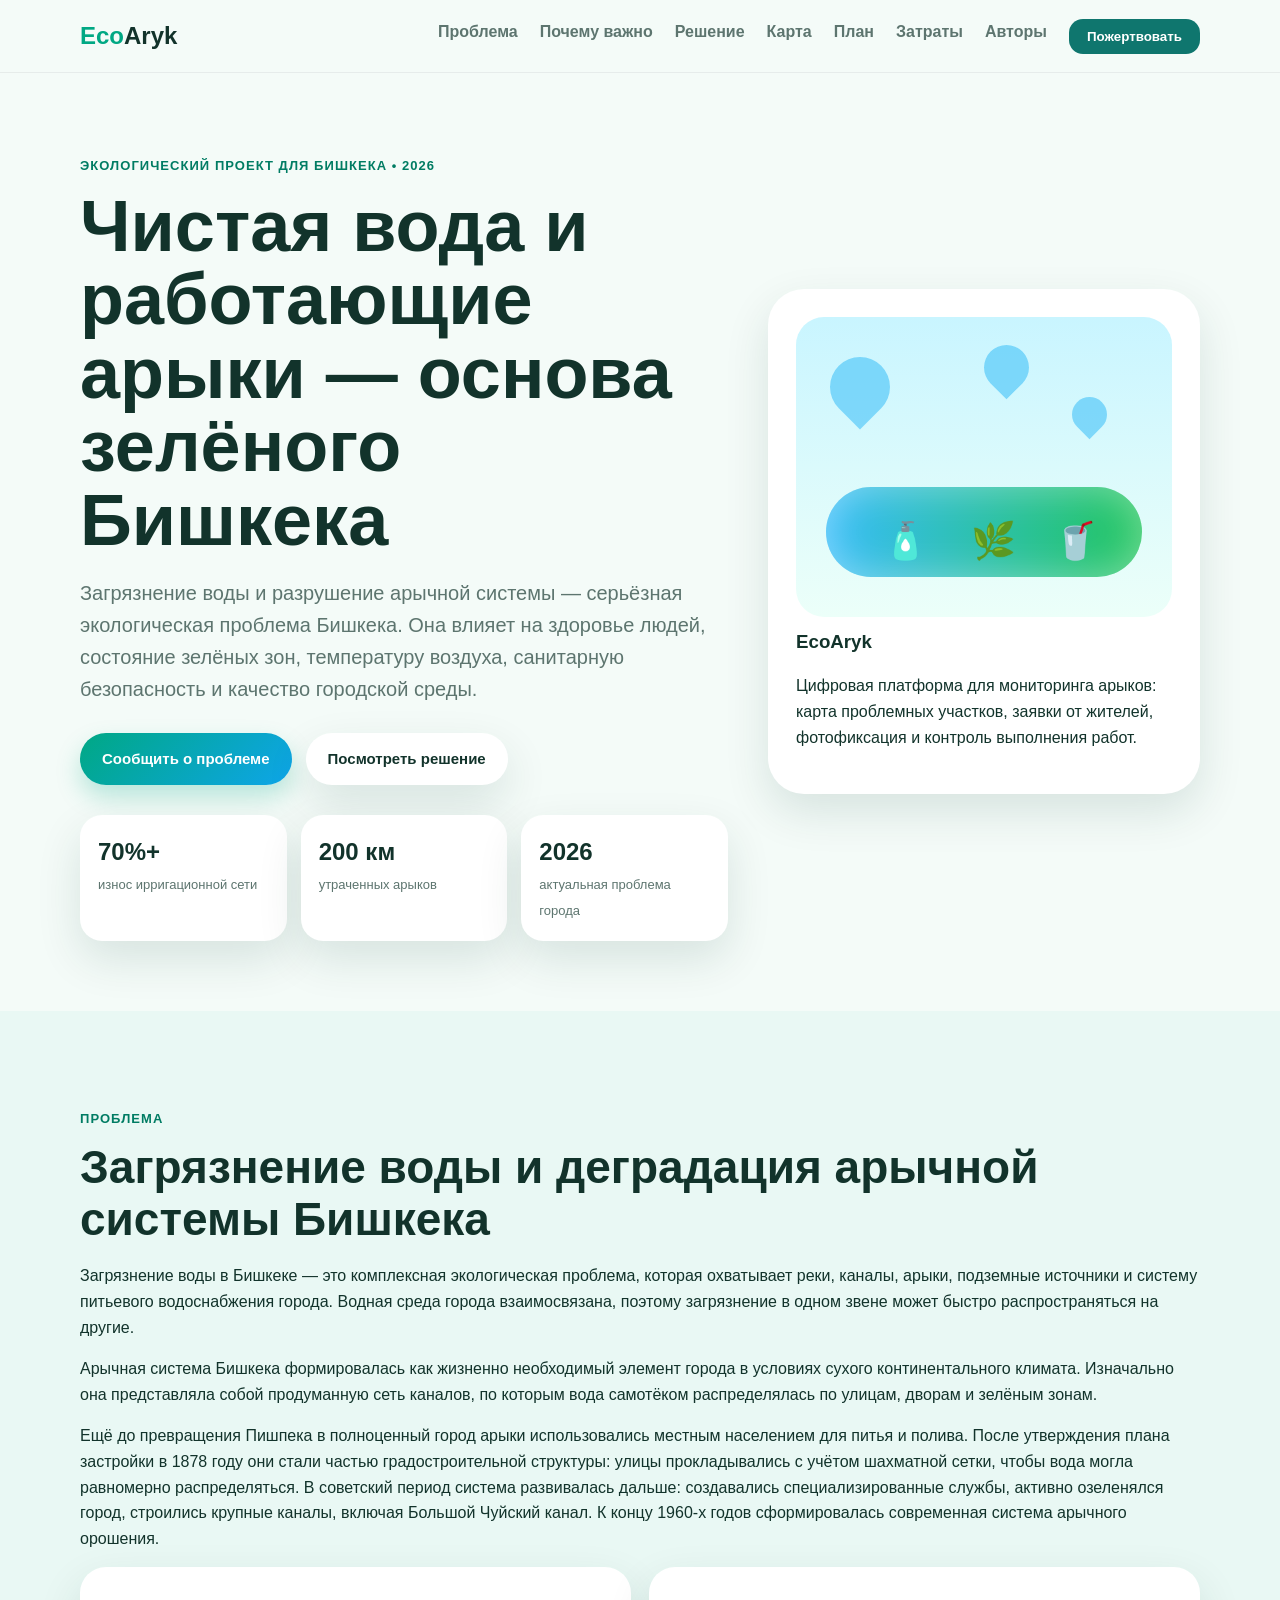
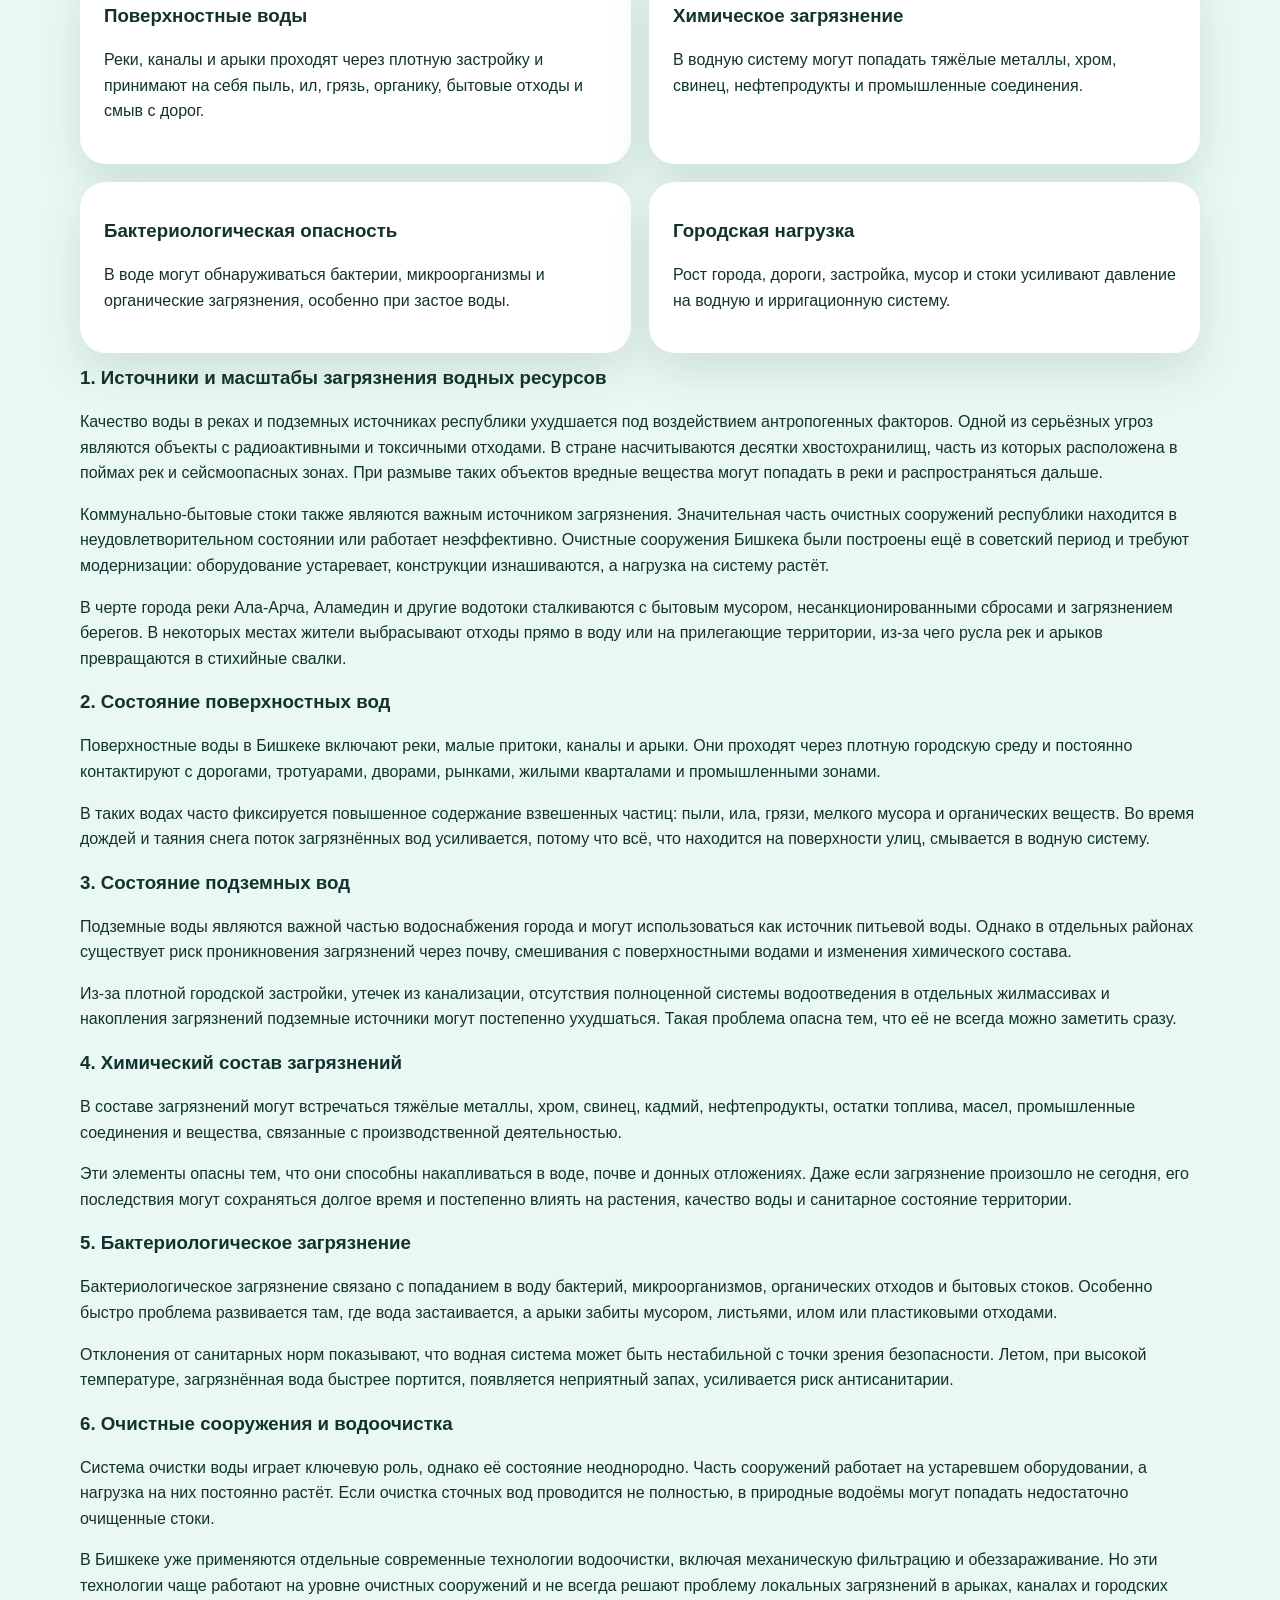
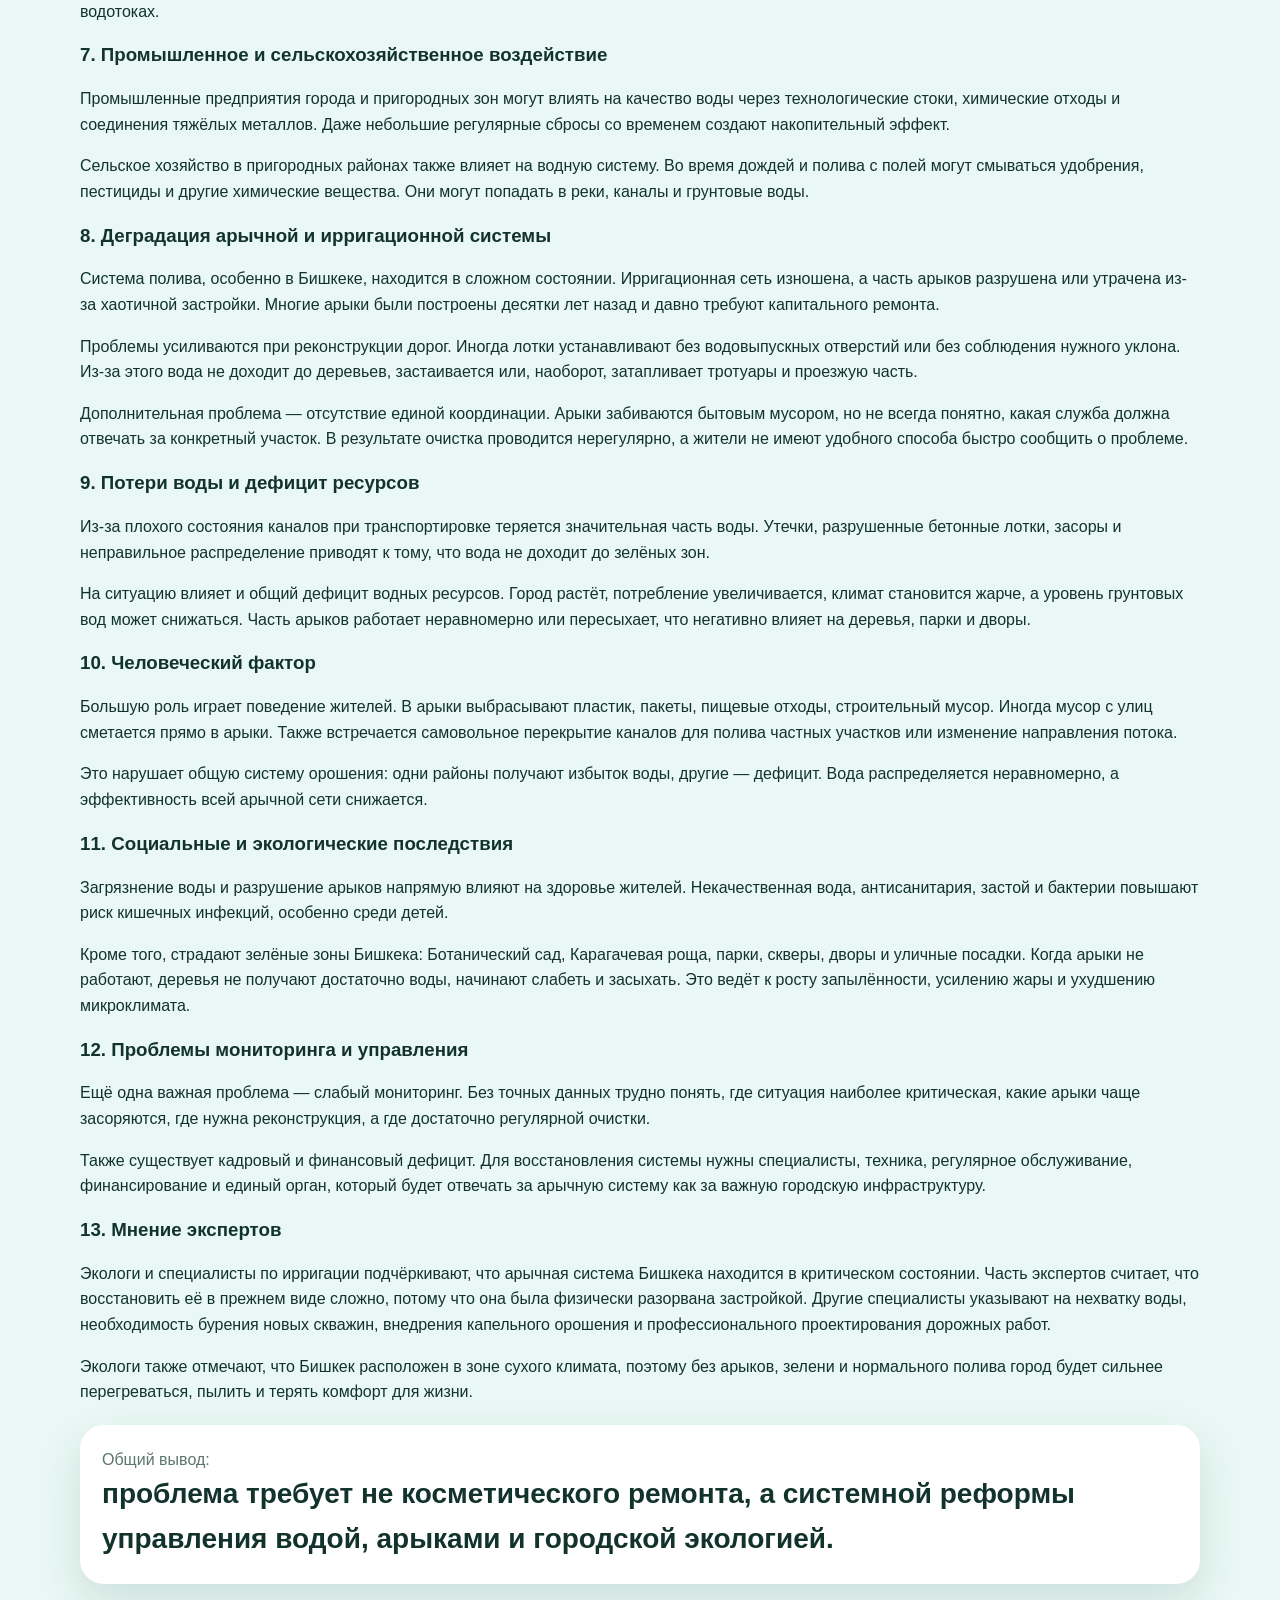
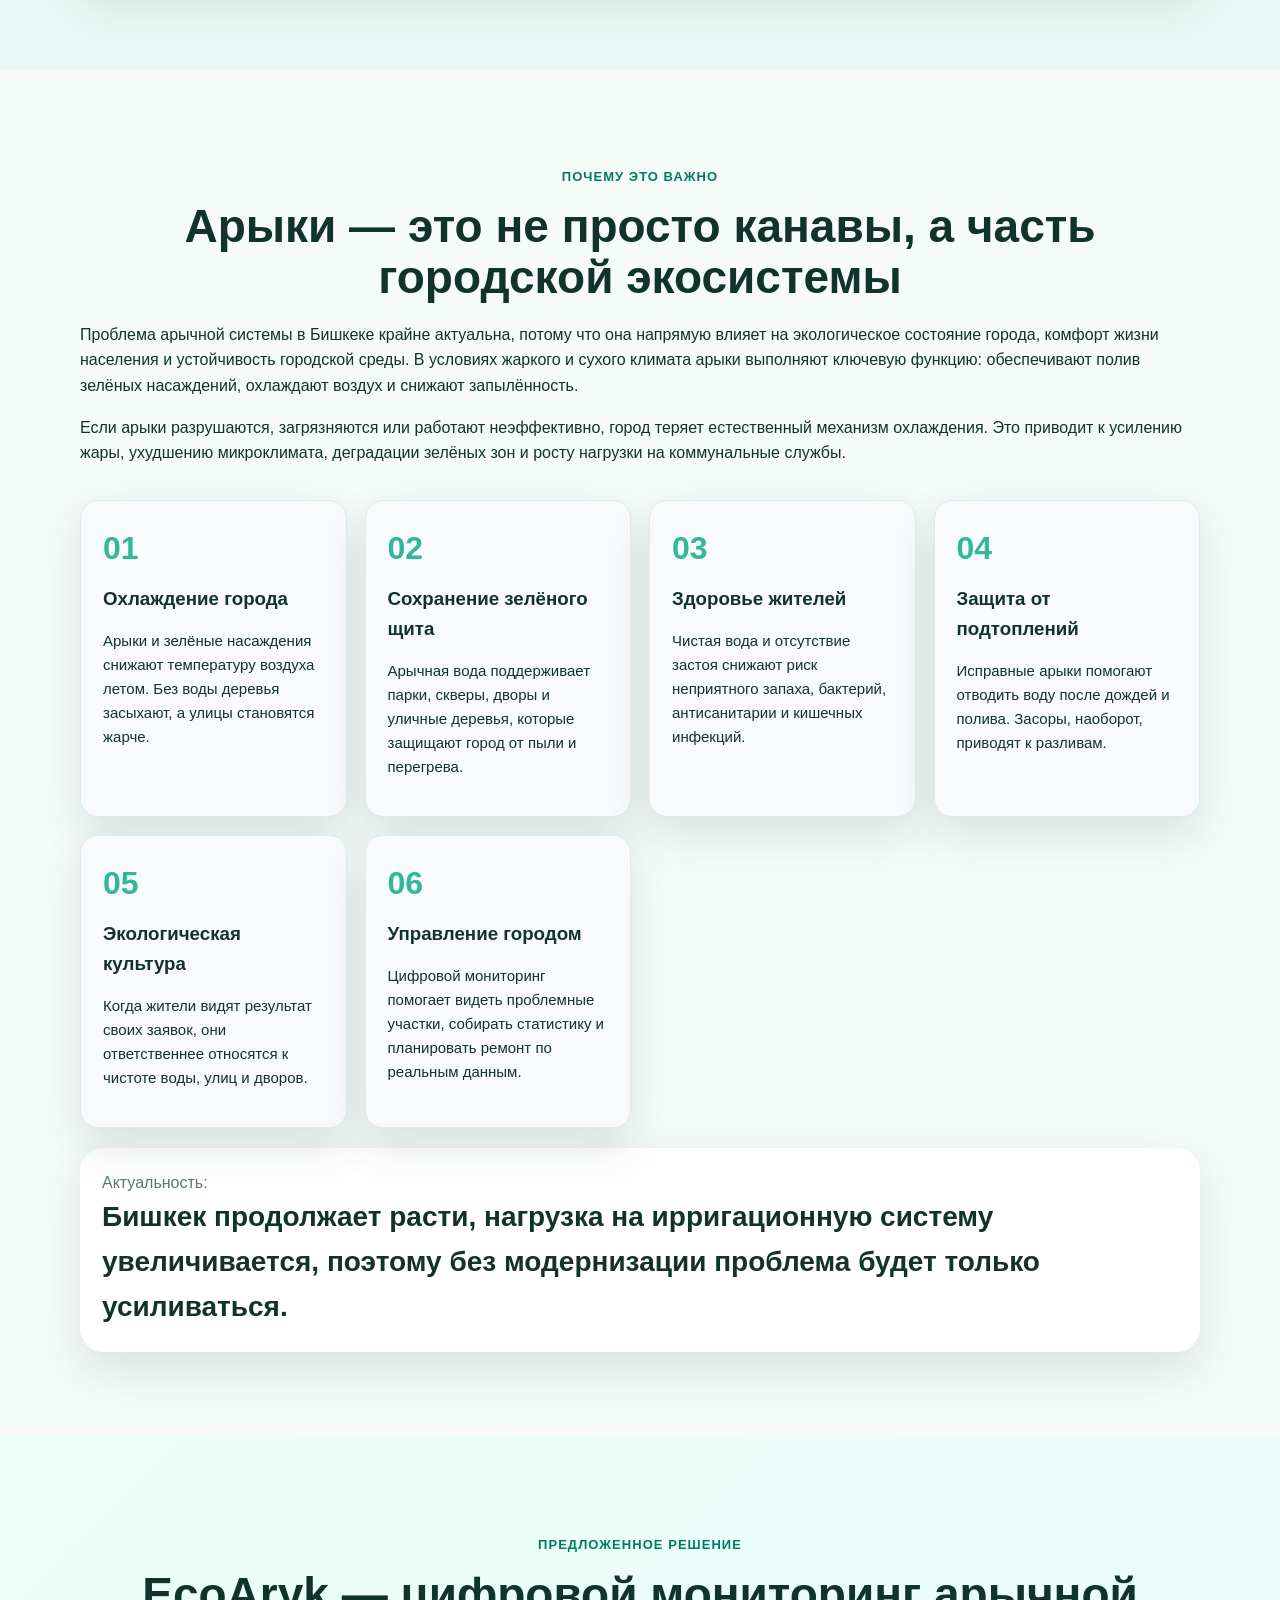
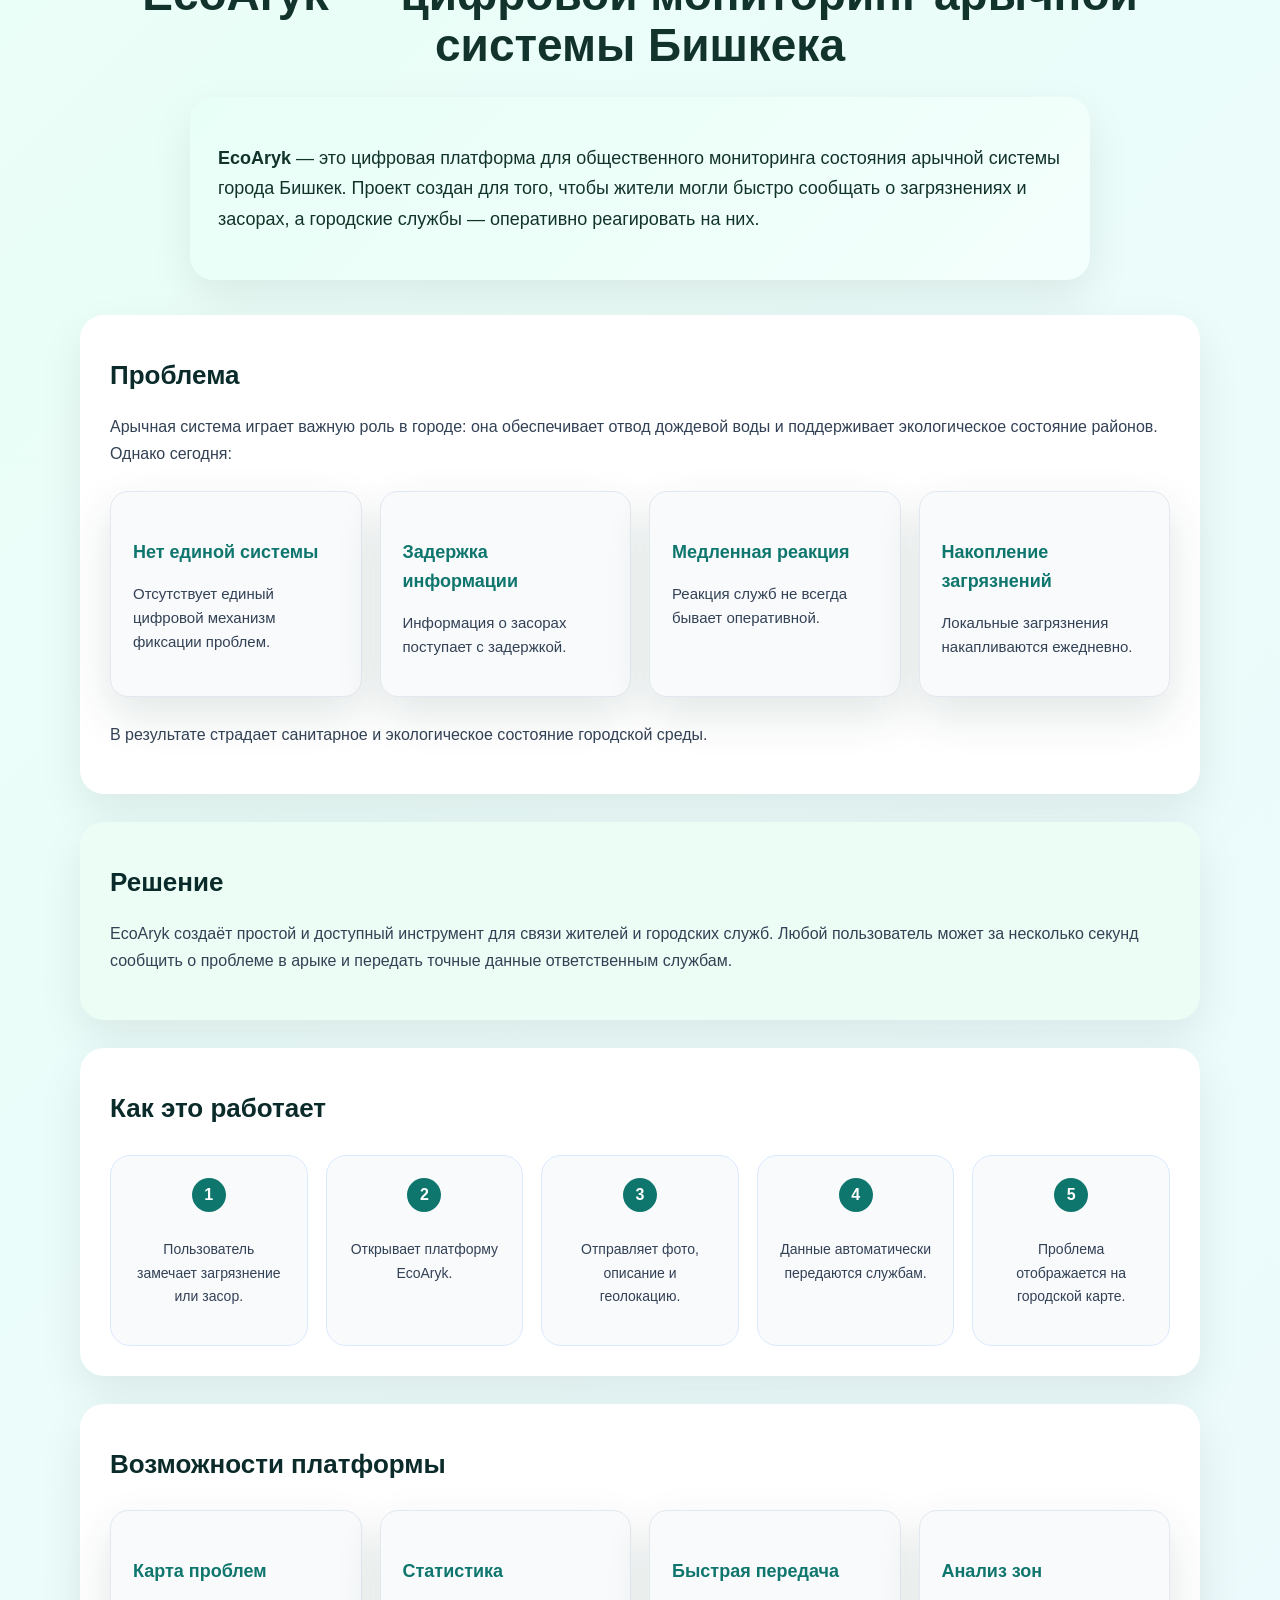
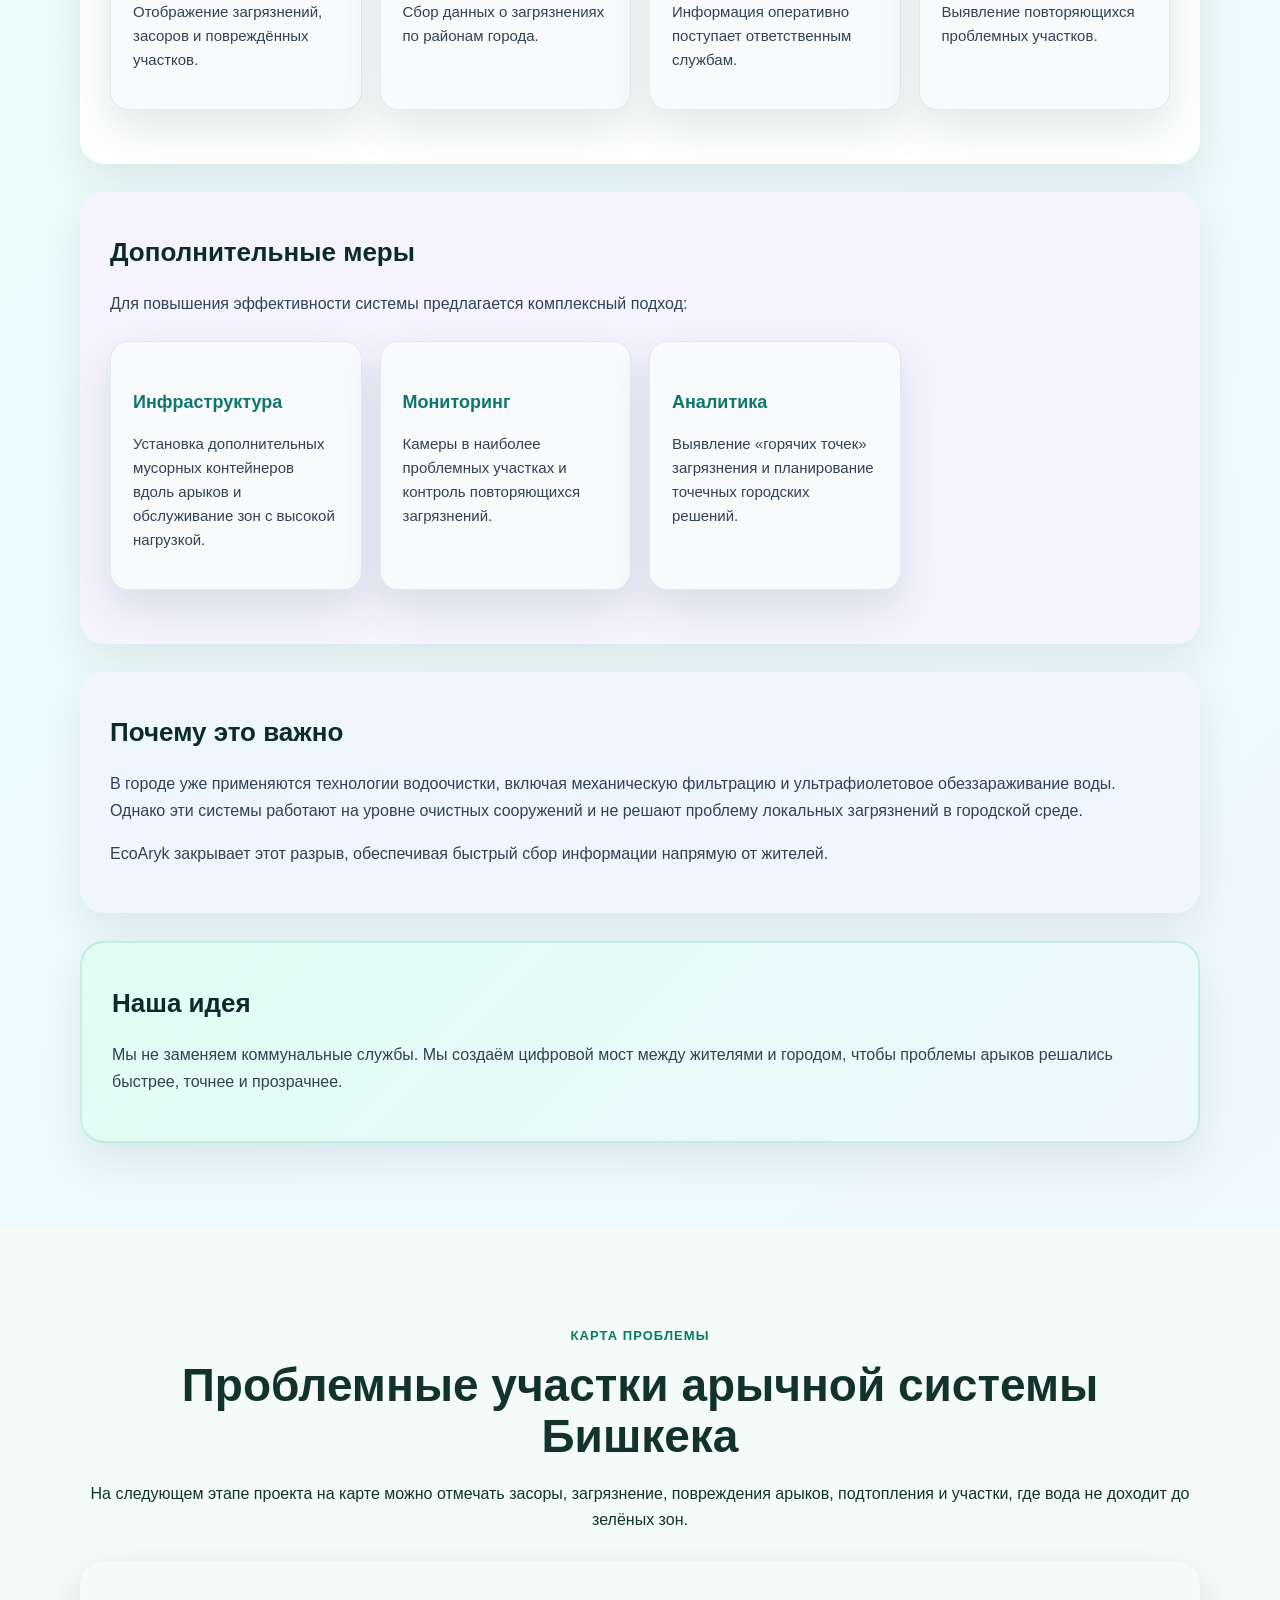
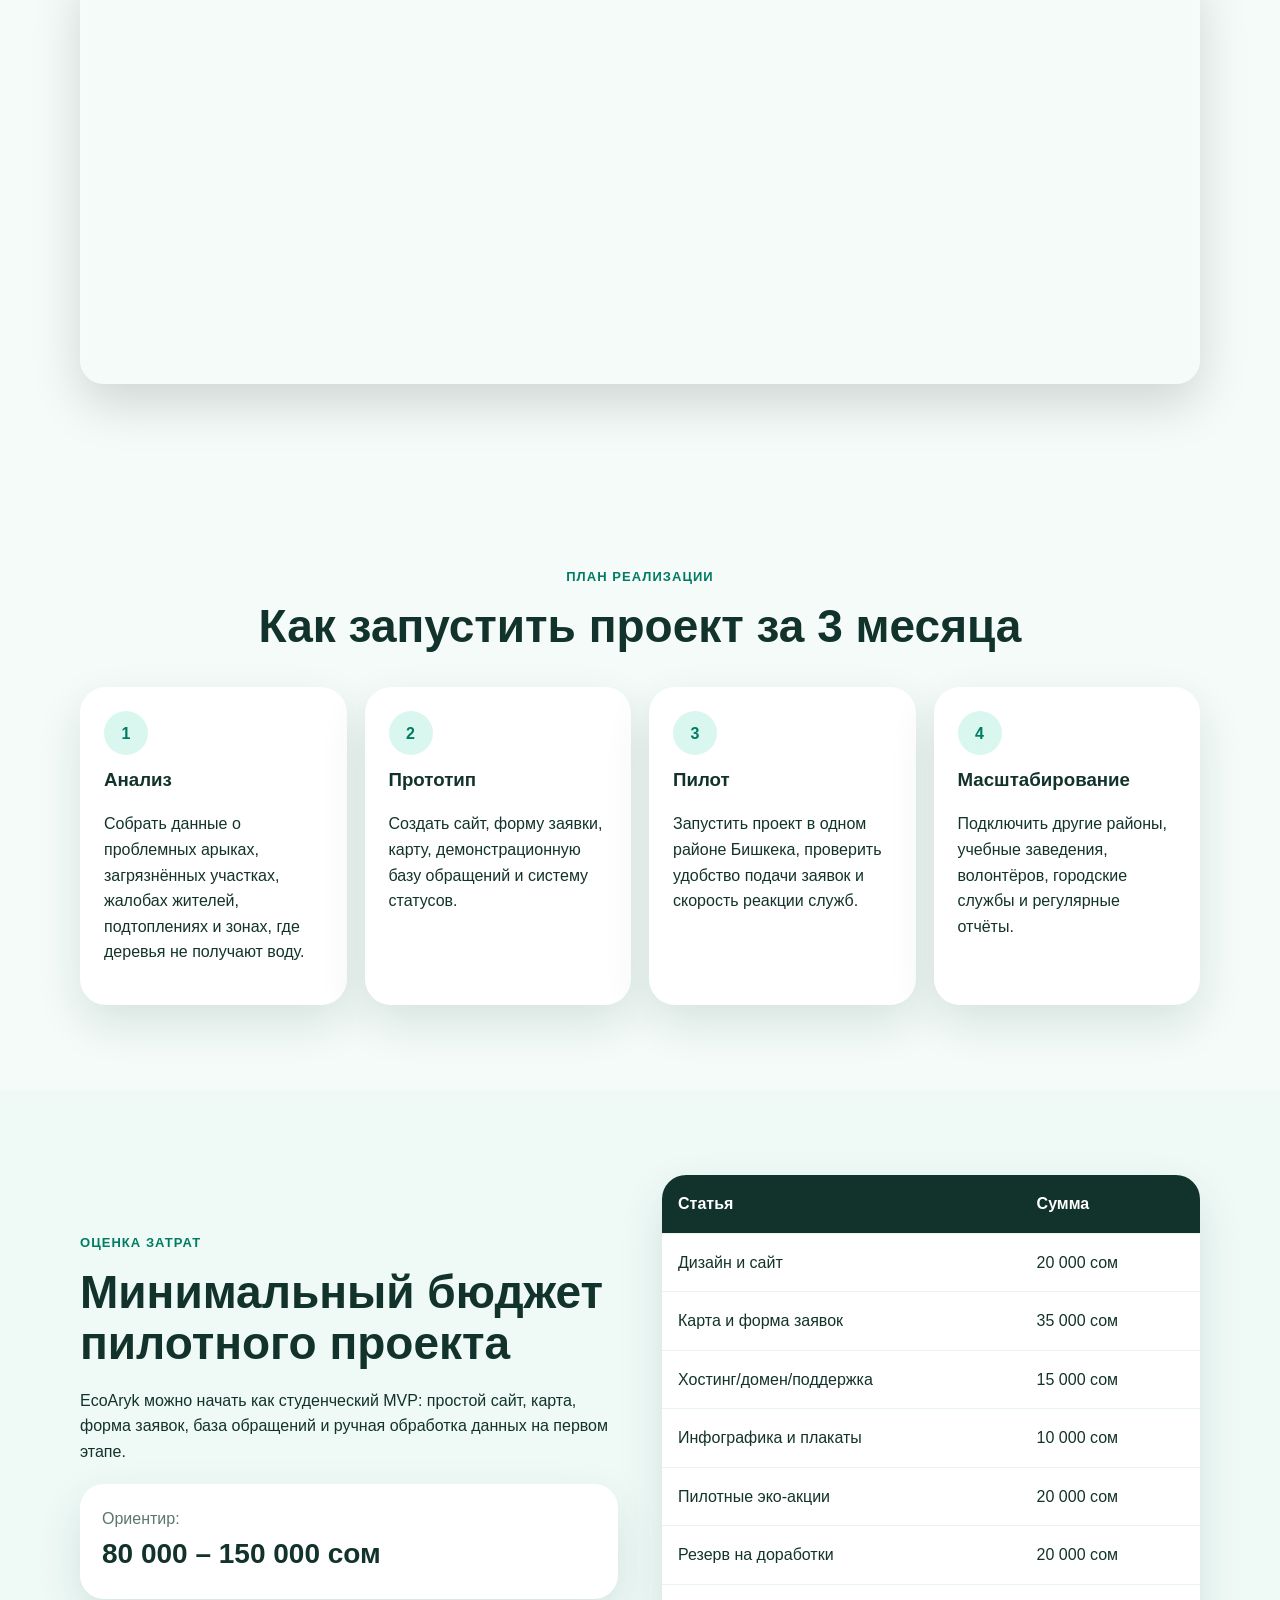
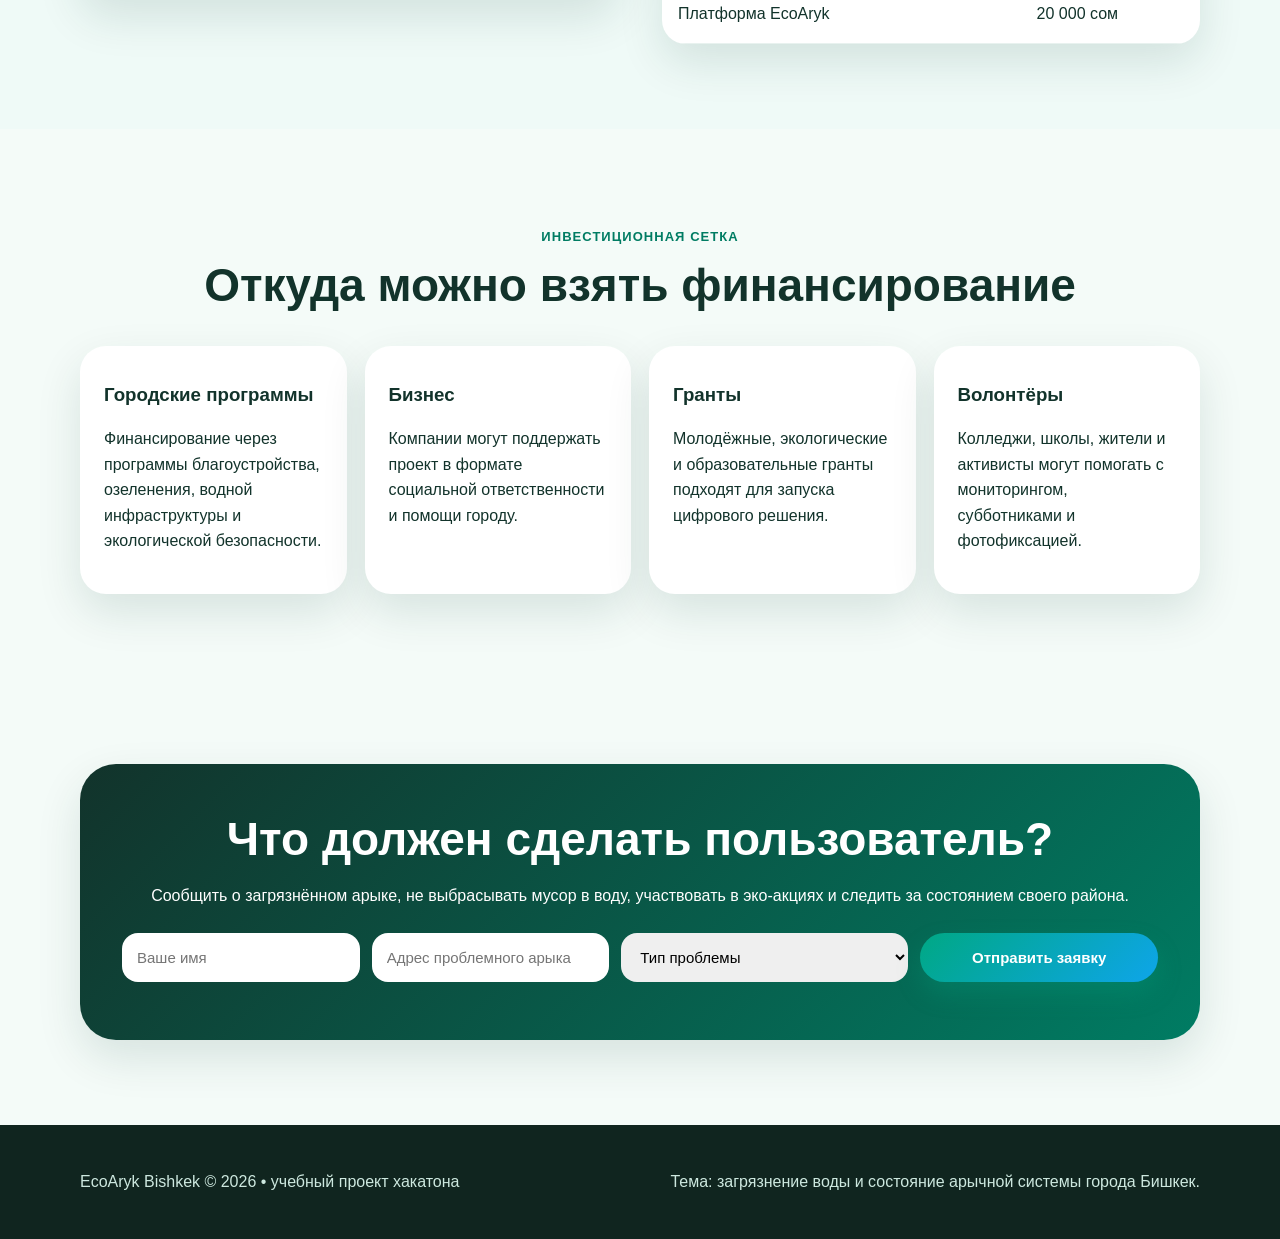
<file: index.html>
<!DOCTYPE html>
<html lang="ru">
<head>
  <meta charset="UTF-8" />
  <meta name="viewport" content="width=device-width, initial-scale=1.0" />
  <title>Чистые арыки Бишкека — EcoAryk 2026</title>

<link rel="icon" type="image/png" sizes="32x32" href="assets/favicon_32.png">
<link rel="icon" type="image/png" sizes="64x64" href="assets/favicon_64.png">

  <link rel="stylesheet" href="css/style.css">
</head>
<body>
  <header class="header">
    <nav class="nav container">
      <a href="#top" class="logo"><span>Eco</span>Aryk</a>
      <button class="menu-btn" id="menuBtn" aria-label="Открыть меню">☰</button>
      <div class="nav-links" id="navLinks">
        <a href="#problem">Проблема</a>
        <a href="#importance">Почему важно</a>
        <a href="#solution">Решение</a>
        <a href="#map">Карта</a>
        <a href="#plan">План</a>
        <a href="#budget">Затраты</a>
        <a href="authors.html">Авторы</a>
      <button class="donate-nav-btn" id="openDonate">Пожертвовать</button>
      </div>
    </nav>
  </header>

  <main id="top">
    <section class="hero container">
      <div class="hero-content reveal">
        <p class="eyebrow">Экологический проект для Бишкека • 2026</p>
        <h1>Чистая вода и работающие арыки — основа зелёного Бишкека</h1>
        <p class="lead">
          Загрязнение воды и разрушение арычной системы — серьёзная экологическая проблема Бишкека.
          Она влияет на здоровье людей, состояние зелёных зон, температуру воздуха, санитарную безопасность
          и качество городской среды.
        </p>
        <div class="hero-actions">
          <a class="btn primary" href="#cta">Сообщить о проблеме</a>
          <a class="btn ghost" href="#solution">Посмотреть решение</a>
        </div>
        <div class="stats">
          <div><b>70%+</b><span>износ ирригационной сети</span></div>
          <div><b>200 км</b><span>утраченных арыков</span></div>
          <div><b>2026</b><span>актуальная проблема города</span></div>
        </div>
      </div>

      <div class="hero-card reveal">
        <div class="water-visual">
          <span class="drop d1"></span><span class="drop d2"></span><span class="drop d3"></span>
          <div class="canal">
            <div class="trash">🧴</div><div class="leaf">🌿</div><div class="trash t2">🥤</div>
          </div>
        </div>
        <h3>EcoAryk</h3>
        <p>
          Цифровая платформа для мониторинга арыков: карта проблемных участков,
          заявки от жителей, фотофиксация и контроль выполнения работ.
        </p>
      </div>
    </section>

    <section id="problem" class="section problem">
      <div class="container">
        <p class="eyebrow">Проблема</p>
        <h2>Загрязнение воды и деградация арычной системы Бишкека</h2>

        <p>
          Загрязнение воды в Бишкеке — это комплексная экологическая проблема, которая охватывает
          реки, каналы, арыки, подземные источники и систему питьевого водоснабжения города.
          Водная среда города взаимосвязана, поэтому загрязнение в одном звене может быстро
          распространяться на другие.
        </p>

        <p>
          Арычная система Бишкека формировалась как жизненно необходимый элемент города в условиях
          сухого континентального климата. Изначально она представляла собой продуманную сеть каналов,
          по которым вода самотёком распределялась по улицам, дворам и зелёным зонам.
        </p>

        <p>
          Ещё до превращения Пишпека в полноценный город арыки использовались местным населением
          для питья и полива. После утверждения плана застройки в 1878 году они стали частью
          градостроительной структуры: улицы прокладывались с учётом шахматной сетки, чтобы вода
          могла равномерно распределяться. В советский период система развивалась дальше:
          создавались специализированные службы, активно озеленялся город, строились крупные каналы,
          включая Большой Чуйский канал. К концу 1960-х годов сформировалась современная система
          арычного орошения.
        </p>

        <div class="cards reveal">
          <article>
            <span></span>
            <h3>Поверхностные воды</h3>
            <p>
              Реки, каналы и арыки проходят через плотную застройку и принимают на себя пыль,
              ил, грязь, органику, бытовые отходы и смыв с дорог.
            </p>
          </article>

          <article>
            <span></span>
            <h3>Химическое загрязнение</h3>
            <p>
              В водную систему могут попадать тяжёлые металлы, хром, свинец, нефтепродукты
              и промышленные соединения.
            </p>
          </article>

          <article>
            <span></span>
            <h3>Бактериологическая опасность</h3>
            <p>
              В воде могут обнаруживаться бактерии, микроорганизмы и органические загрязнения,
              особенно при застое воды.
            </p>
          </article>

          <article>
            <span></span>
            <h3>Городская нагрузка</h3>
            <p>
              Рост города, дороги, застройка, мусор и стоки усиливают давление на водную
              и ирригационную систему.
            </p>
          </article>
        </div>

        <h3>1. Источники и масштабы загрязнения водных ресурсов</h3>
        <p>
          Качество воды в реках и подземных источниках республики ухудшается под воздействием
          антропогенных факторов. Одной из серьёзных угроз являются объекты с радиоактивными
          и токсичными отходами. В стране насчитываются десятки хвостохранилищ, часть из которых
          расположена в поймах рек и сейсмоопасных зонах. При размыве таких объектов вредные вещества
          могут попадать в реки и распространяться дальше.
        </p>

        <p>
          Коммунально-бытовые стоки также являются важным источником загрязнения. Значительная часть
          очистных сооружений республики находится в неудовлетворительном состоянии или работает
          неэффективно. Очистные сооружения Бишкека были построены ещё в советский период и требуют
          модернизации: оборудование устаревает, конструкции изнашиваются, а нагрузка на систему растёт.
        </p>

        <p>
          В черте города реки Ала-Арча, Аламедин и другие водотоки сталкиваются с бытовым мусором,
          несанкционированными сбросами и загрязнением берегов. В некоторых местах жители выбрасывают
          отходы прямо в воду или на прилегающие территории, из-за чего русла рек и арыков превращаются
          в стихийные свалки.
        </p>

        <h3>2. Состояние поверхностных вод</h3>
        <p>
          Поверхностные воды в Бишкеке включают реки, малые притоки, каналы и арыки. Они проходят
          через плотную городскую среду и постоянно контактируют с дорогами, тротуарами, дворами,
          рынками, жилыми кварталами и промышленными зонами.
        </p>

        <p>
          В таких водах часто фиксируется повышенное содержание взвешенных частиц: пыли, ила,
          грязи, мелкого мусора и органических веществ. Во время дождей и таяния снега поток
          загрязнённых вод усиливается, потому что всё, что находится на поверхности улиц,
          смывается в водную систему.
        </p>

        <h3>3. Состояние подземных вод</h3>
        <p>
          Подземные воды являются важной частью водоснабжения города и могут использоваться как источник
          питьевой воды. Однако в отдельных районах существует риск проникновения загрязнений через почву,
          смешивания с поверхностными водами и изменения химического состава.
        </p>

        <p>
          Из-за плотной городской застройки, утечек из канализации, отсутствия полноценной системы
          водоотведения в отдельных жилмассивах и накопления загрязнений подземные источники могут
          постепенно ухудшаться. Такая проблема опасна тем, что её не всегда можно заметить сразу.
        </p>

        <h3>4. Химический состав загрязнений</h3>
        <p>
          В составе загрязнений могут встречаться тяжёлые металлы, хром, свинец, кадмий, нефтепродукты,
          остатки топлива, масел, промышленные соединения и вещества, связанные с производственной
          деятельностью.
        </p>

        <p>
          Эти элементы опасны тем, что они способны накапливаться в воде, почве и донных отложениях.
          Даже если загрязнение произошло не сегодня, его последствия могут сохраняться долгое время
          и постепенно влиять на растения, качество воды и санитарное состояние территории.
        </p>

        <h3>5. Бактериологическое загрязнение</h3>
        <p>
          Бактериологическое загрязнение связано с попаданием в воду бактерий, микроорганизмов,
          органических отходов и бытовых стоков. Особенно быстро проблема развивается там, где вода
          застаивается, а арыки забиты мусором, листьями, илом или пластиковыми отходами.
        </p>

        <p>
          Отклонения от санитарных норм показывают, что водная система может быть нестабильной
          с точки зрения безопасности. Летом, при высокой температуре, загрязнённая вода быстрее
          портится, появляется неприятный запах, усиливается риск антисанитарии.
        </p>

        <h3>6. Очистные сооружения и водоочистка</h3>
        <p>
          Система очистки воды играет ключевую роль, однако её состояние неоднородно. Часть сооружений
          работает на устаревшем оборудовании, а нагрузка на них постоянно растёт. Если очистка сточных
          вод проводится не полностью, в природные водоёмы могут попадать недостаточно очищенные стоки.
        </p>

        <p>
          В Бишкеке уже применяются отдельные современные технологии водоочистки, включая механическую
          фильтрацию и обеззараживание. Но эти технологии чаще работают на уровне очистных сооружений
          и не всегда решают проблему локальных загрязнений в арыках, каналах и городских водотоках.
        </p>

        <h3>7. Промышленное и сельскохозяйственное воздействие</h3>
        <p>
          Промышленные предприятия города и пригородных зон могут влиять на качество воды через
          технологические стоки, химические отходы и соединения тяжёлых металлов. Даже небольшие
          регулярные сбросы со временем создают накопительный эффект.
        </p>

        <p>
          Сельское хозяйство в пригородных районах также влияет на водную систему. Во время дождей
          и полива с полей могут смываться удобрения, пестициды и другие химические вещества.
          Они могут попадать в реки, каналы и грунтовые воды.
        </p>

        <h3>8. Деградация арычной и ирригационной системы</h3>
        <p>
          Система полива, особенно в Бишкеке, находится в сложном состоянии. Ирригационная сеть
          изношена, а часть арыков разрушена или утрачена из-за хаотичной застройки. Многие арыки
          были построены десятки лет назад и давно требуют капитального ремонта.
        </p>

        <p>
          Проблемы усиливаются при реконструкции дорог. Иногда лотки устанавливают без водовыпускных
          отверстий или без соблюдения нужного уклона. Из-за этого вода не доходит до деревьев,
          застаивается или, наоборот, затапливает тротуары и проезжую часть.
        </p>

        <p>
          Дополнительная проблема — отсутствие единой координации. Арыки забиваются бытовым мусором,
          но не всегда понятно, какая служба должна отвечать за конкретный участок. В результате
          очистка проводится нерегулярно, а жители не имеют удобного способа быстро сообщить о проблеме.
        </p>

        <h3>9. Потери воды и дефицит ресурсов</h3>
        <p>
          Из-за плохого состояния каналов при транспортировке теряется значительная часть воды.
          Утечки, разрушенные бетонные лотки, засоры и неправильное распределение приводят к тому,
          что вода не доходит до зелёных зон.
        </p>

        <p>
          На ситуацию влияет и общий дефицит водных ресурсов. Город растёт, потребление увеличивается,
          климат становится жарче, а уровень грунтовых вод может снижаться. Часть арыков работает
          неравномерно или пересыхает, что негативно влияет на деревья, парки и дворы.
        </p>

        <h3>10. Человеческий фактор</h3>
        <p>
          Большую роль играет поведение жителей. В арыки выбрасывают пластик, пакеты, пищевые отходы,
          строительный мусор. Иногда мусор с улиц сметается прямо в арыки. Также встречается
          самовольное перекрытие каналов для полива частных участков или изменение направления потока.
        </p>

        <p>
          Это нарушает общую систему орошения: одни районы получают избыток воды, другие — дефицит.
          Вода распределяется неравномерно, а эффективность всей арычной сети снижается.
        </p>

        <h3>11. Социальные и экологические последствия</h3>
        <p>
          Загрязнение воды и разрушение арыков напрямую влияют на здоровье жителей. Некачественная вода,
          антисанитария, застой и бактерии повышают риск кишечных инфекций, особенно среди детей.
        </p>

        <p>
          Кроме того, страдают зелёные зоны Бишкека: Ботанический сад, Карагачевая роща, парки,
          скверы, дворы и уличные посадки. Когда арыки не работают, деревья не получают достаточно воды,
          начинают слабеть и засыхать. Это ведёт к росту запылённости, усилению жары и ухудшению
          микроклимата.
        </p>

        <h3>12. Проблемы мониторинга и управления</h3>
        <p>
          Ещё одна важная проблема — слабый мониторинг. Без точных данных трудно понять, где ситуация
          наиболее критическая, какие арыки чаще засоряются, где нужна реконструкция, а где достаточно
          регулярной очистки.
        </p>

        <p>
          Также существует кадровый и финансовый дефицит. Для восстановления системы нужны специалисты,
          техника, регулярное обслуживание, финансирование и единый орган, который будет отвечать
          за арычную систему как за важную городскую инфраструктуру.
        </p>

        <h3>13. Мнение экспертов</h3>
        <p>
          Экологи и специалисты по ирригации подчёркивают, что арычная система Бишкека находится
          в критическом состоянии. Часть экспертов считает, что восстановить её в прежнем виде сложно,
          потому что она была физически разорвана застройкой. Другие специалисты указывают на нехватку
          воды, необходимость бурения новых скважин, внедрения капельного орошения и профессионального
          проектирования дорожных работ.
        </p>

        <p>
          Экологи также отмечают, что Бишкек расположен в зоне сухого климата, поэтому без арыков,
          зелени и нормального полива город будет сильнее перегреваться, пылить и терять комфорт
          для жизни.
        </p>

        <div class="budget-total">
          <span>Общий вывод:</span>
          <b>
            проблема требует не косметического ремонта, а системной реформы управления водой,
            арыками и городской экологией.
          </b>
        </div>
      </div>
    </section>

    <section id="importance" class="section">
      <div class="container">
        <p class="eyebrow center">Почему это важно</p>
        <h2 class="center">Арыки — это не просто канавы, а часть городской экосистемы</h2>

        <p>
          Проблема арычной системы в Бишкеке крайне актуальна, потому что она напрямую влияет
          на экологическое состояние города, комфорт жизни населения и устойчивость городской среды.
          В условиях жаркого и сухого климата арыки выполняют ключевую функцию: обеспечивают полив
          зелёных насаждений, охлаждают воздух и снижают запылённость.
        </p>

        <p>
          Если арыки разрушаются, загрязняются или работают неэффективно, город теряет естественный
          механизм охлаждения. Это приводит к усилению жары, ухудшению микроклимата, деградации
          зелёных зон и росту нагрузки на коммунальные службы.
        </p>

        <div class="importance-grid">
          <div class="info-card reveal">
            <b>01</b>
            <h3>Охлаждение города</h3>
            <p>
              Арыки и зелёные насаждения снижают температуру воздуха летом. Без воды деревья
              засыхают, а улицы становятся жарче.
            </p>
          </div>

          <div class="info-card reveal">
            <b>02</b>
            <h3>Сохранение зелёного щита</h3>
            <p>
              Арычная вода поддерживает парки, скверы, дворы и уличные деревья, которые защищают
              город от пыли и перегрева.
            </p>
          </div>

          <div class="info-card reveal">
            <b>03</b>
            <h3>Здоровье жителей</h3>
            <p>
              Чистая вода и отсутствие застоя снижают риск неприятного запаха, бактерий,
              антисанитарии и кишечных инфекций.
            </p>
          </div>

          <div class="info-card reveal">
            <b>04</b>
            <h3>Защита от подтоплений</h3>
            <p>
              Исправные арыки помогают отводить воду после дождей и полива. Засоры, наоборот,
              приводят к разливам.
            </p>
          </div>

          <div class="info-card reveal">
            <b>05</b>
            <h3>Экологическая культура</h3>
            <p>
              Когда жители видят результат своих заявок, они ответственнее относятся к чистоте
              воды, улиц и дворов.
            </p>
          </div>

          <div class="info-card reveal">
            <b>06</b>
            <h3>Управление городом</h3>
            <p>
              Цифровой мониторинг помогает видеть проблемные участки, собирать статистику
              и планировать ремонт по реальным данным.
            </p>
          </div>
        </div>

        <div class="budget-total">
          <span>Актуальность:</span>
          <b>
            Бишкек продолжает расти, нагрузка на ирригационную систему увеличивается,
            поэтому без модернизации проблема будет только усиливаться.
          </b>
        </div>
      </div>
    </section>

<section id="solution" class="section solution">
  <div class="container">
    <p class="eyebrow center">Предложенное решение</p>
    <h2 class="center">EcoAryk — цифровой мониторинг арычной системы Бишкека</h2>

    <div class="solution-intro reveal">
      <p>
        <b>EcoAryk</b> — это цифровая платформа для общественного мониторинга состояния
        арычной системы города Бишкек. Проект создан для того, чтобы жители могли быстро
        сообщать о загрязнениях и засорах, а городские службы — оперативно реагировать на них.
      </p>
    </div>

    <div class="solution-block reveal">
      <h3> Проблема</h3>
      <p>
        Арычная система играет важную роль в городе: она обеспечивает отвод дождевой воды
        и поддерживает экологическое состояние районов. Однако сегодня:
      </p>

      <div class="info-grid">
        <div class="info-card">
          <h4>Нет единой системы</h4>
          <p>Отсутствует единый цифровой механизм фиксации проблем.</p>
        </div>

        <div class="info-card">
          <h4>Задержка информации</h4>
          <p>Информация о засорах поступает с задержкой.</p>
        </div>

        <div class="info-card">
          <h4>Медленная реакция</h4>
          <p>Реакция служб не всегда бывает оперативной.</p>
        </div>

        <div class="info-card">
          <h4>Накопление загрязнений</h4>
          <p>Локальные загрязнения накапливаются ежедневно.</p>
        </div>
      </div>

      <p>
        В результате страдает санитарное и экологическое состояние городской среды.
      </p>
    </div>

    <div class="solution-block green reveal">
      <h3> Решение</h3>
      <p>
        EcoAryk создаёт простой и доступный инструмент для связи жителей и городских служб.
        Любой пользователь может за несколько секунд сообщить о проблеме в арыке и передать
        точные данные ответственным службам.
      </p>
    </div>

    <div class="solution-block reveal">
      <h3> Как это работает</h3>

      <div class="steps-row">
        <div class="step-card">
          <span>1</span>
          <p>Пользователь замечает загрязнение или засор.</p>
        </div>

        <div class="step-card">
          <span>2</span>
          <p>Открывает платформу EcoAryk.</p>
        </div>

        <div class="step-card">
          <span>3</span>
          <p>Отправляет фото, описание и геолокацию.</p>
        </div>

        <div class="step-card">
          <span>4</span>
          <p>Данные автоматически передаются службам.</p>
        </div>

        <div class="step-card">
          <span>5</span>
          <p>Проблема отображается на городской карте.</p>
        </div>
      </div>
    </div>

    <div class="solution-block reveal">
      <h3> Возможности платформы</h3>

      <div class="info-grid">
        <div class="info-card">
          <h4> Карта проблем</h4>
          <p>Отображение загрязнений, засоров и повреждённых участков.</p>
        </div>

        <div class="info-card">
          <h4> Статистика</h4>
          <p>Сбор данных о загрязнениях по районам города.</p>
        </div>

        <div class="info-card">
          <h4> Быстрая передача</h4>
          <p>Информация оперативно поступает ответственным службам.</p>
        </div>

        <div class="info-card">
          <h4> Анализ зон</h4>
          <p>Выявление повторяющихся проблемных участков.</p>
        </div>
      </div>
    </div>

    <div class="solution-block purple reveal">
      <h3> Дополнительные меры</h3>
      <p>
        Для повышения эффективности системы предлагается комплексный подход:
      </p>

      <div class="info-grid">
        <div class="info-card">
          <h4> Инфраструктура</h4>
          <p>
            Установка дополнительных мусорных контейнеров вдоль арыков
            и обслуживание зон с высокой нагрузкой.
          </p>
        </div>

        <div class="info-card">
          <h4> Мониторинг</h4>
          <p>
            Камеры в наиболее проблемных участках и контроль повторяющихся загрязнений.
          </p>
        </div>

        <div class="info-card">
          <h4> Аналитика</h4>
          <p>
            Выявление «горячих точек» загрязнения и планирование точечных городских решений.
          </p>
        </div>
      </div>
    </div>

    <div class="solution-block blue reveal">
      <h3> Почему это важно</h3>
      <p>
        В городе уже применяются технологии водоочистки, включая механическую фильтрацию
        и ультрафиолетовое обеззараживание воды. Однако эти системы работают на уровне
        очистных сооружений и не решают проблему локальных загрязнений в городской среде.
      </p>
      <p>
        EcoAryk закрывает этот разрыв, обеспечивая быстрый сбор информации напрямую от жителей.
      </p>
    </div>

    <div class="solution-block final reveal">
      <h3> Наша идея</h3>
      <p>
        Мы не заменяем коммунальные службы. Мы создаём цифровой мост между жителями и городом,
        чтобы проблемы арыков решались быстрее, точнее и прозрачнее.
      </p>
    </div>
  </div>
</section>
    <section id="map" class="section">
      <div class="container">
        <p class="eyebrow center">Карта проблемы</p>
        <h2 class="center">Проблемные участки арычной системы Бишкека</h2>
        <p class="center">
          На следующем этапе проекта на карте можно отмечать засоры, загрязнение, повреждения арыков,
          подтопления и участки, где вода не доходит до зелёных зон.
        </p>

        <div class="map-box">
          <iframe 
            src="https://yandex.ru/map-widget/v1/?ll=74.6122%2C42.8746&z=12&l=map"
            width="100%" 
            height="420" 
            frameborder="0" 
            allowfullscreen="true">
          </iframe>
        </div>
      </div>
    </section>

    <section id="plan" class="section">
      <div class="container">
        <p class="eyebrow center">План реализации</p>
        <h2 class="center">Как запустить проект за 3 месяца</h2>

        <div class="timeline">
          <div class="step reveal">
            <span>1</span>
            <h3>Анализ</h3>
            <p>
              Собрать данные о проблемных арыках, загрязнённых участках, жалобах жителей,
              подтоплениях и зонах, где деревья не получают воду.
            </p>
          </div>

          <div class="step reveal">
            <span>2</span>
            <h3>Прототип</h3>
            <p>
              Создать сайт, форму заявки, карту, демонстрационную базу обращений и систему статусов.
            </p>
          </div>

          <div class="step reveal">
            <span>3</span>
            <h3>Пилот</h3>
            <p>
              Запустить проект в одном районе Бишкека, проверить удобство подачи заявок
              и скорость реакции служб.
            </p>
          </div>

          <div class="step reveal">
            <span>4</span>
            <h3>Масштабирование</h3>
            <p>
              Подключить другие районы, учебные заведения, волонтёров, городские службы
              и регулярные отчёты.
            </p>
          </div>
        </div>
      </div>
    </section>

    <section id="budget" class="section budget">
      <div class="container grid-2">
        <div class="reveal">
          <p class="eyebrow">Оценка затрат</p>
          <h2>Минимальный бюджет пилотного проекта</h2>
          <p>
            EcoAryk можно начать как студенческий MVP: простой сайт, карта, форма заявок,
            база обращений и ручная обработка данных на первом этапе.
          </p>
          <div class="budget-total"><span>Ориентир:</span><b>80 000 – 150 000 сом</b></div>
        </div>

        <div class="table-wrap reveal">
          <table>
            <tr><th>Статья</th><th>Сумма</th></tr>
            <tr><td>Дизайн и сайт</td><td>20 000 сом</td></tr>
            <tr><td>Карта и форма заявок</td><td>35 000 сом</td></tr>
            <tr><td>Хостинг/домен/поддержка</td><td>15 000 сом</td></tr>
            <tr><td>Инфографика и плакаты</td><td>10 000 сом</td></tr>
            <tr><td>Пилотные эко-акции</td><td>20 000 сом</td></tr>
            <tr><td>Резерв на доработки</td><td>20 000 сом</td></tr>
            <tr><td>Платформа EcoAryk</td><td>20 000 сом</td></tr>
          </table>
        </div>
      </div>
    </section>

    <section class="section finance">
      <div class="container">
        <p class="eyebrow center">Инвестиционная сетка</p>
        <h2 class="center">Откуда можно взять финансирование</h2>

        <div class="finance-grid">
          <div class="reveal">
            <h3>Городские программы</h3>
            <p>
              Финансирование через программы благоустройства, озеленения, водной инфраструктуры
              и экологической безопасности.
            </p>
          </div>

          <div class="reveal">
            <h3>Бизнес</h3>
            <p>
              Компании могут поддержать проект в формате социальной ответственности и помощи городу.
            </p>
          </div>

          <div class="reveal">
            <h3>Гранты</h3>
            <p>
              Молодёжные, экологические и образовательные гранты подходят для запуска цифрового решения.
            </p>
          </div>

          <div class="reveal">
            <h3>Волонтёры</h3>
            <p>
              Колледжи, школы, жители и активисты могут помогать с мониторингом, субботниками
              и фотофиксацией.
            </p>
          </div>
        </div>
      </div>
    </section>

    <section id="cta" class="cta section">
      <div class="container cta-box reveal">
        <h2>Что должен сделать пользователь?</h2>
        <p>
          Сообщить о загрязнённом арыке, не выбрасывать мусор в воду, участвовать в эко-акциях
          и следить за состоянием своего района.
        </p>

        <form id="reportForm" class="report-form">
          <input type="text" id="name" placeholder="Ваше имя" required>
          <input type="text" id="address" placeholder="Адрес проблемного арыка" required>

          <select id="type" required>
            <option value="">Тип проблемы</option>
            <option>Мусор</option>
            <option>Грязная вода / запах</option>
            <option>Засор</option>
            <option>Повреждение арыка</option>
            <option>Вода не доходит до зелёной зоны</option>
            <option>Незаконный слив</option>
          </select>

          <button class="btn primary" type="submit">Отправить заявку</button>
        </form>

        <p id="formResult" class="form-result"></p>
      </div>
    </section>
  </main>

  <footer class="footer">
    <div class="container">
      <p>EcoAryk Bishkek © 2026 • учебный проект хакатона</p>
      <p>Тема: загрязнение воды и состояние арычной системы города Бишкек.</p>
    </div>
  </footer>

  <div class="donate-modal" id="donateModal">
  <div class="donate-box">
    <button class="close-donate" id="closeDonate">×</button>

    <h2>Пожертвование на EcoAryk</h2>
    <p>
      Поддержите проект по мониторингу и очистке арычной системы Бишкека.
      Это демонстрационная форма для учебного сайта.
    </p>

    <form id="donateForm" class="donate-form">
      <label>Номер карты</label>
      <input 
        type="text" 
        id="cardNumber" 
        placeholder="0000 0000 0000 0000" 
        maxlength="19" 
        required
      >

      <label>Сумма пожертвования</label>
      <input 
        type="number" 
        id="donateAmount" 
        placeholder="Например: 500" 
        min="1" 
        required
      >

      <button type="submit" class="btn primary">Отправить пожертвование</button>
    </form>

    <p id="donateResult" class="donate-result"></p>
  </div>
</div>

<script src="java/script.js"></script>
</body>
</html>
</file>
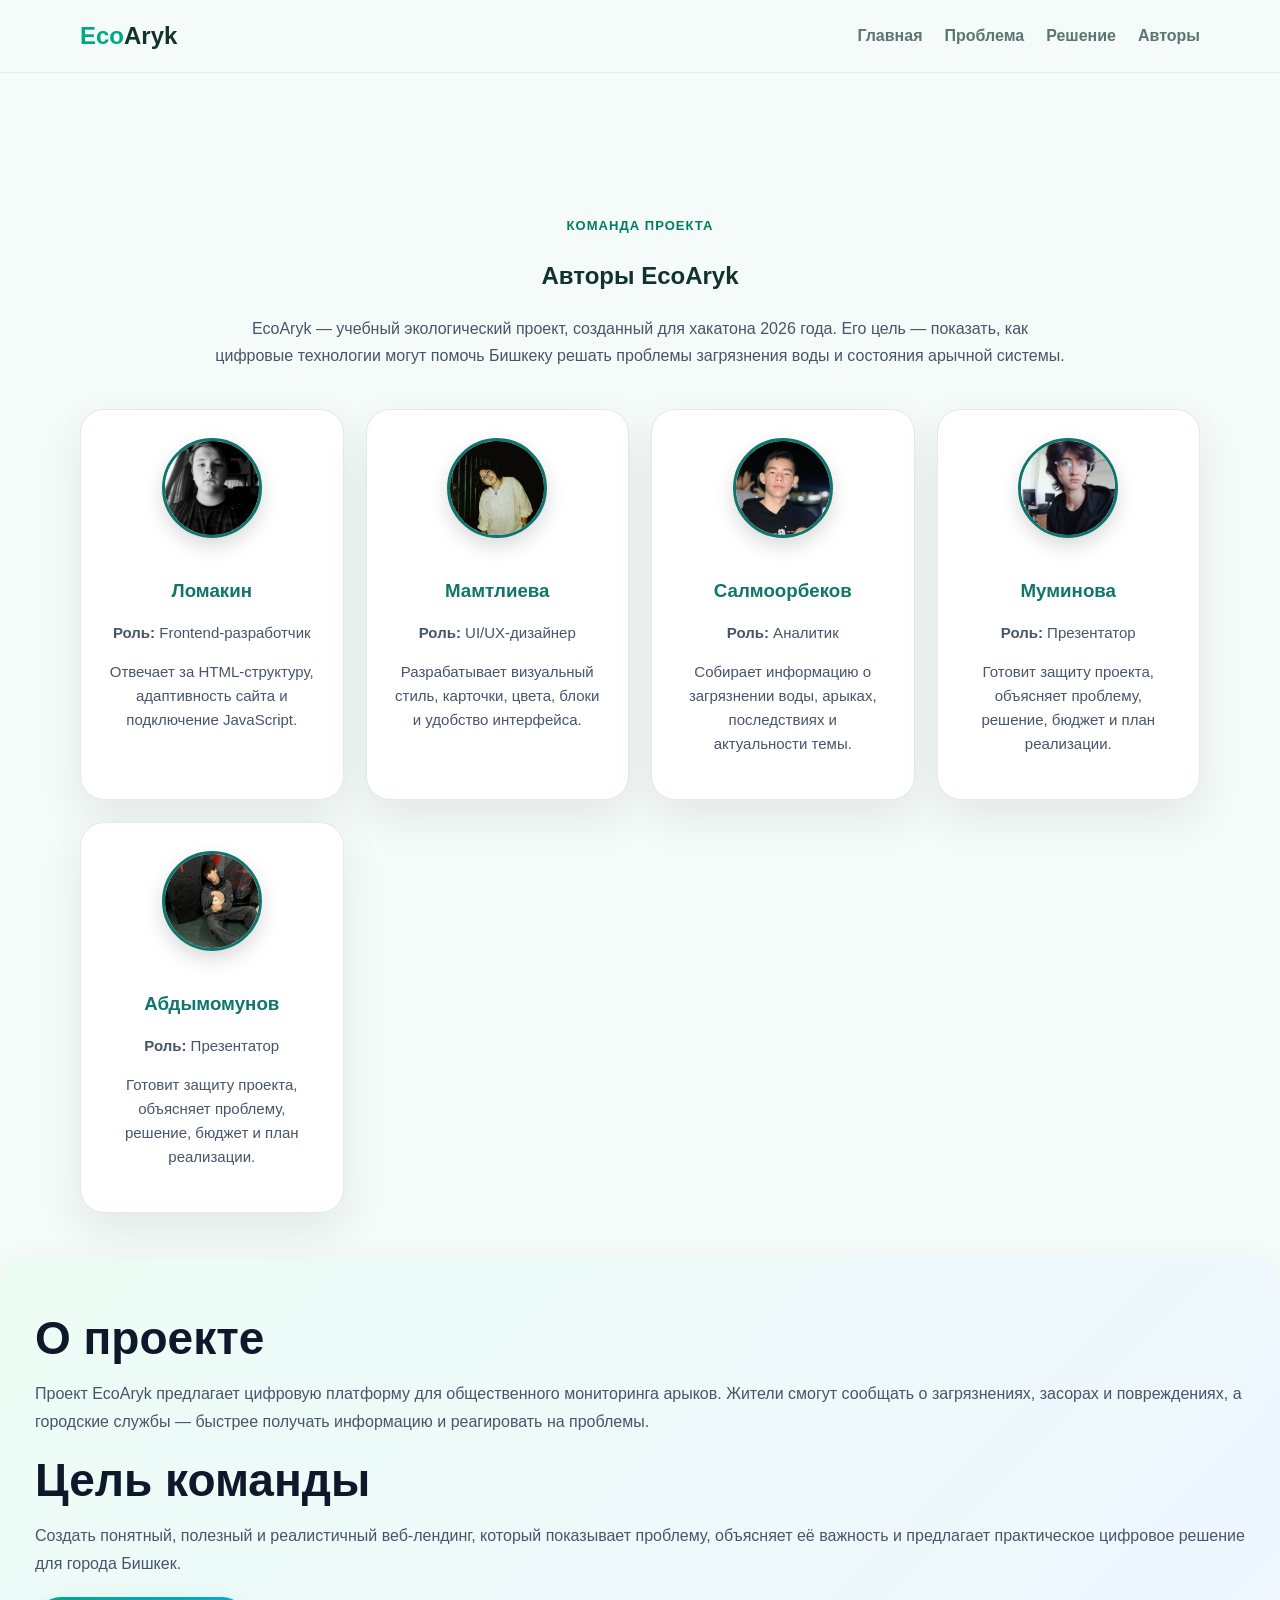
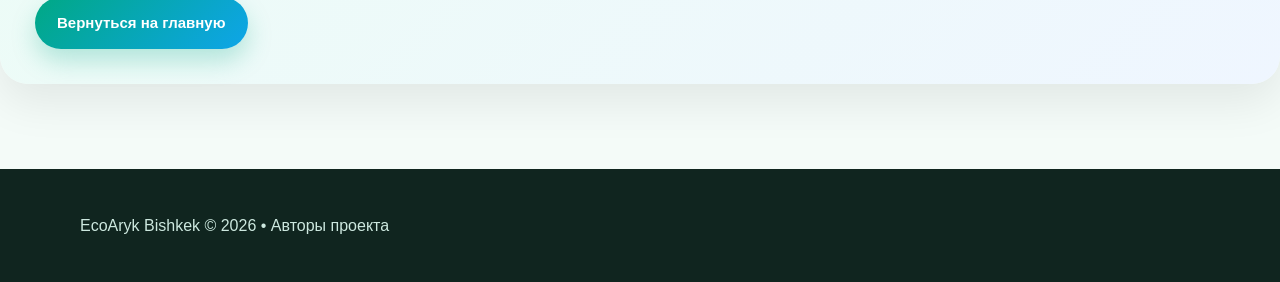
<file: authors.html>
<!DOCTYPE html>
<html lang="ru">
<head>
  <meta charset="UTF-8">
  <meta name="viewport" content="width=device-width, initial-scale=1.0">
  <title>Авторы проекта — EcoAryk</title>

<link rel="icon" type="image/png" sizes="32x32" href="assets/favicon_32.png">
<link rel="icon" type="image/png" sizes="64x64" href="assets/favicon_64.png">

  <link rel="stylesheet" href="css/style.css">
</head>
<body>

<header class="header">
  <nav class="nav container">
    <a href="index.html" class="logo"><span>Eco</span>Aryk</a>

    <div class="nav-links">
      <a href="index.html">Главная</a>
      <a href="index.html#problem">Проблема</a>
      <a href="index.html#solution">Решение</a>
      <a href="authors.html">Авторы</a>
    </div>
  </nav>
</header>

<main>
  <section class="section authors-page">
    <div class="container">
      <p class="eyebrow center">Команда проекта</p>
      <h1 class="center">Авторы EcoAryk</h1>

      <p class="center authors-text">
        EcoAryk — учебный экологический проект, созданный для хакатона 2026 года.
        Его цель — показать, как цифровые технологии могут помочь Бишкеку
        решать проблемы загрязнения воды и состояния арычной системы.
      </p>

      <div class="authors-grid">

        <div class="author-card">
<div class="author-avatar">
  <img src="foto/матеев.jpg" alt="Участник 1">
</div>          <h3>Ломакин</h3>
          <p><b>Роль:</b> Frontend-разработчик</p>
          <p>Отвечает за HTML-структуру, адаптивность сайта и подключение JavaScript.</p>
        </div>

        <div class="author-card">
<div class="author-avatar">
  <img src="foto/гульниса.jpeg" alt="Участник 2">
</div>          <h3>Мамтлиева</h3>
          <p><b>Роль:</b> UI/UX-дизайнер</p>
          <p>Разрабатывает визуальный стиль, карточки, цвета, блоки и удобство интерфейса.</p>
        </div>

        <div class="author-card">
<div class="author-avatar">
  <img src="foto/даник.jpg" alt="Участник 3">
</div>          <h3>Салмоорбеков</h3>
          <p><b>Роль:</b> Аналитик</p>
          <p>Собирает информацию о загрязнении воды, арыках, последствиях и актуальности темы.</p>
        </div>

        <div class="author-card">
<div class="author-avatar">
  <img src="foto/ширин.jpeg" alt="Участник 4">
</div>          <h3>Муминова</h3>
          <p><b>Роль:</b> Презентатор</p>
          <p>Готовит защиту проекта, объясняет проблему, решение, бюджет и план реализации.</p>
        </div>

        <div class="author-card">
<div class="author-avatar">
  <img src="foto/донча.jpeg" alt="Участник 4">
</div>          <h3>Абдымомунов</h3>
          <p><b>Роль:</b> Презентатор</p>
          <p>Готовит защиту проекта, объясняет проблему, решение, бюджет и план реализации.</p>
        </div>

        </div>

      </div>

      <div class="project-info">
        <h2>О проекте</h2>
        <p>
          Проект EcoAryk предлагает цифровую платформу для общественного мониторинга арыков.
          Жители смогут сообщать о загрязнениях, засорах и повреждениях, а городские службы —
          быстрее получать информацию и реагировать на проблемы.
        </p>

        <h2>Цель команды</h2>
        <p>
          Создать понятный, полезный и реалистичный веб-лендинг, который показывает проблему,
          объясняет её важность и предлагает практическое цифровое решение для города Бишкек.
        </p>

        <a href="index.html" class="btn primary">Вернуться на главную</a>
      </div>
    </div>
  </section>
</main>

<footer class="footer">
  <div class="container">
    <p>EcoAryk Bishkek © 2026 • Авторы проекта</p>
  </div>
</footer>

</body>
</html>
</file>
<file: css/style.css>
:root{
  --bg:#f4fbf8; --card:#ffffff; --text:#12332b; --muted:#5d756f; --primary:#00a884; --primary-dark:#007c63; --accent:#0ea5e9; --soft:#d9f7ef; --shadow:0 18px 45px rgba(4,59,48,.12);
}
*{box-sizing:border-box}html{scroll-behavior:smooth}body{margin:0;font-family:Inter,Segoe UI,Arial,sans-serif;background:var(--bg);color:var(--text);line-height:1.6}.container{width:min(1120px,92%);margin:auto}.header{position:sticky;top:0;z-index:10;background:rgba(244,251,248,.86);backdrop-filter:blur(14px);border-bottom:1px solid rgba(0,0,0,.06)}.nav{height:72px;display:flex;align-items:center;justify-content:space-between}.logo{font-weight:900;font-size:24px;text-decoration:none;color:var(--text)}.logo span{color:var(--primary)}.nav-links{display:flex;gap:22px}.nav-links a{text-decoration:none;color:var(--muted);font-weight:700}.nav-links a:hover{color:var(--primary)}.menu-btn{display:none;border:0;background:var(--soft);font-size:24px;border-radius:12px;padding:8px 12px}.hero{min-height:calc(100vh - 72px);display:grid;grid-template-columns:1.2fr .8fr;gap:40px;align-items:center;padding:70px 0}.eyebrow{color:var(--primary-dark);font-weight:900;text-transform:uppercase;letter-spacing:.08em;font-size:13px}.center{text-align:center}.hero h1{font-size:clamp(38px,6vw,72px);line-height:1.02;margin:12px 0 20px}.lead{font-size:20px;color:var(--muted);max-width:720px}.hero-actions{display:flex;gap:14px;flex-wrap:wrap;margin:28px 0}.btn{display:inline-flex;align-items:center;justify-content:center;border-radius:999px;padding:14px 22px;text-decoration:none;font-weight:900;border:0;cursor:pointer;font-size:15px}.primary{background:linear-gradient(135deg,var(--primary),var(--accent));color:white;box-shadow:0 12px 25px rgba(0,168,132,.25)}.ghost{background:white;color:var(--text);box-shadow:var(--shadow)}.stats{display:grid;grid-template-columns:repeat(3,1fr);gap:14px;margin-top:30px}.stats div{background:white;border-radius:22px;padding:18px;box-shadow:var(--shadow)}.stats b{display:block;font-size:24px}.stats span{color:var(--muted);font-size:13px}.hero-card{background:white;border-radius:36px;padding:28px;box-shadow:var(--shadow);position:relative;overflow:hidden}.water-visual{height:300px;background:linear-gradient(180deg,#c9f5ff,#ecfff9);border-radius:28px;position:relative;overflow:hidden}.canal{position:absolute;left:8%;right:8%;bottom:40px;height:90px;border-radius:50px;background:linear-gradient(90deg,#38bdf8,#22c55e);box-shadow:inset 0 0 40px rgba(255,255,255,.4);animation:flow 4s infinite alternate}.drop{position:absolute;background:#38bdf8;border-radius:50% 50% 50% 0;transform:rotate(-45deg);opacity:.55}.d1{width:60px;height:60px;left:34px;top:40px}.d2{width:35px;height:35px;right:65px;top:80px}.d3{width:45px;height:45px;left:50%;top:28px}.trash,.leaf{position:absolute;font-size:36px;top:25px;animation:float 3s infinite alternate}.trash{left:18%}.leaf{left:46%}.t2{left:72%}@keyframes flow{to{transform:translateX(10px)}}@keyframes float{to{transform:translateY(-12px) rotate(8deg)}}.section{padding:85px 0}.grid-2{display:grid;grid-template-columns:1fr 1fr;gap:44px;align-items:center}h2{font-size:clamp(30px,4vw,46px);line-height:1.12;margin:8px 0 18px}h3{margin:10px 0 8px}.problem{background:#e9f8f4}.cards{display:grid;grid-template-columns:repeat(2,1fr);gap:18px}.cards article,.info-card,.finance-grid div,.step{background:white;border-radius:26px;padding:24px;box-shadow:var(--shadow)}.cards span{font-size:34px}.importance-grid,.finance-grid{display:grid;grid-template-columns:repeat(4,1fr);gap:18px;margin-top:34px}.info-card b{font-size:32px;color:var(--primary);opacity:.8}.solution{background:linear-gradient(135deg,#eafff7,#edf8ff)}.phone{background:#10251f;color:white;border-radius:38px;padding:28px;min-height:430px;box-shadow:var(--shadow);position:relative;overflow:hidden}.phone-top{width:90px;height:8px;background:rgba(255,255,255,.3);border-radius:50px;margin:auto}.map-line{height:150px;margin:35px 0;border:4px dashed rgba(255,255,255,.35);border-radius:50%;transform:rotate(-12deg)}.pin{position:absolute;width:38px;height:38px;border-radius:50%;display:grid;place-items:center;font-weight:900}.p1{background:#ef4444;left:70px;top:160px}.p2{background:#22c55e;right:80px;top:210px}.p3{background:#f59e0b;left:48%;bottom:100px}.check-list{padding:0;list-style:none}.check-list li{background:white;margin:12px 0;padding:16px 18px;border-radius:18px;box-shadow:0 8px 22px rgba(4,59,48,.08)}.timeline{display:grid;grid-template-columns:repeat(4,1fr);gap:18px;margin-top:35px}.step span{display:grid;place-items:center;width:44px;height:44px;border-radius:50%;background:var(--soft);color:var(--primary-dark);font-weight:900}.budget{background:#effaf7}.budget-total{background:white;border-radius:24px;padding:22px;margin-top:20px;box-shadow:var(--shadow)}.budget-total span{display:block;color:var(--muted)}.budget-total b{font-size:28px}table{width:100%;border-collapse:collapse;background:white;border-radius:24px;overflow:hidden;box-shadow:var(--shadow)}th,td{text-align:left;padding:16px;border-bottom:1px solid #e8f2ef}th{background:#12332b;color:white}.cta-box{background:linear-gradient(135deg,#12332b,#007c63);color:white;border-radius:36px;padding:42px;box-shadow:var(--shadow);text-align:center}.report-form{display:grid;grid-template-columns:repeat(4,1fr);gap:12px;margin-top:24px}.report-form input,.report-form select{border:0;border-radius:16px;padding:15px;font-size:15px}.form-result{font-weight:900;color:#bfffe9}.footer{padding:28px 0;background:#10251f;color:#cde8df}.footer .container{display:flex;justify-content:space-between;gap:20px;flex-wrap:wrap}.reveal{opacity:0;transform:translateY(28px);transition:.8s ease}.reveal.visible{opacity:1;transform:none}@media(max-width:850px){.menu-btn{display:block}.nav-links{position:absolute;top:72px;left:4%;right:4%;display:none;flex-direction:column;background:white;border-radius:22px;padding:20px;box-shadow:var(--shadow)}.nav-links.open{display:flex}.hero,.grid-2{grid-template-columns:1fr}.stats,.importance-grid,.timeline,.finance-grid,.report-form{grid-template-columns:1fr}.cards{grid-template-columns:1fr}.hero{padding:40px 0}.section{padding:60px 0}.footer .container{display:block}}

.map-box {
  margin-top: 30px;
  border-radius: 24px;
  overflow: hidden;
  box-shadow: 0 20px 50px rgba(0, 0, 0, 0.15);
  border: 1px solid rgba(255, 255, 255, 0.3);
}

.map-box iframe {
  display: block;
  width: 100%;
}


.map-box {
  margin-top: 30px;
  border-radius: 24px;
  overflow: hidden;
  box-shadow: 0 20px 50px rgba(0, 0, 0, 0.15);
}

.map-box iframe {
  display: block;
  width: 100%;
}

.solution-intro {
  max-width: 900px;
  margin: 25px auto 35px;
  padding: 28px;
  background: linear-gradient(135deg, #e8fff7, #f3fffc);
  border-radius: 24px;
  box-shadow: 0 18px 45px rgba(0, 0, 0, 0.08);
  font-size: 18px;
  line-height: 1.7;
}

.solution-block {
  margin-top: 28px;
  padding: 30px;
  background: #ffffff;
  border-radius: 24px;
  box-shadow: 0 18px 45px rgba(0, 0, 0, 0.08);
}

.solution-block h3 {
  margin-bottom: 14px;
  font-size: 26px;
  color: #0b2b2b;
}

.solution-block p {
  line-height: 1.7;
  color: #334155;
}

.solution-block.green {
  background: #ecfdf5;
}

.solution-block.blue {
  background: #eff6ff;
}

.solution-block.purple {
  background: #f5f3ff;
}

.solution-block.final {
  background: linear-gradient(135deg, #dffdf2, #eef8ff);
  border: 2px solid rgba(0, 150, 110, 0.15);
}

.info-grid {
  display: grid;
  grid-template-columns: repeat(4, 1fr);
  gap: 18px;
  margin: 24px 0;
}

.info-card {
  padding: 22px;
  background: #f8fafc;
  border-radius: 18px;
  border: 1px solid #e2e8f0;
}

.info-card h4 {
  margin-bottom: 10px;
  color: #0f766e;
  font-size: 18px;
}

.info-card p {
  font-size: 15px;
  line-height: 1.6;
}

.steps-row {
  display: grid;
  grid-template-columns: repeat(5, 1fr);
  gap: 18px;
  margin-top: 25px;
}

.step-card {
  padding: 22px;
  background: #f8fafc;
  border-radius: 20px;
  text-align: center;
  border: 1px solid #dbeafe;
}

.step-card span {
  display: inline-flex;
  width: 34px;
  height: 34px;
  align-items: center;
  justify-content: center;
  background: #0f766e;
  color: white;
  border-radius: 50%;
  font-weight: 700;
  margin-bottom: 12px;
}

.step-card p {
  font-size: 14px;
}

@media (max-width: 900px) {
  .info-grid,
  .steps-row {
    grid-template-columns: 1fr 1fr;
  }
}

@media (max-width: 600px) {
  .info-grid,
  .steps-row {
    grid-template-columns: 1fr;
  }

  .solution-block {
    padding: 22px;
  }
}


.donate-nav-btn {
  border: none;
  background: #0f766e;
  color: white;
  padding: 10px 18px;
  border-radius: 14px;
  font-weight: 700;
  cursor: pointer;
  transition: 0.3s;
}

.donate-nav-btn:hover {
  background: #0d9488;
  transform: translateY(-2px);
}

.donate-modal {
  position: fixed;
  inset: 0;
  background: rgba(0, 0, 0, 0.55);
  display: none;
  align-items: center;
  justify-content: center;
  z-index: 9999;
  padding: 20px;
}

.donate-modal.active {
  display: flex;
}

.donate-box {
  width: 100%;
  max-width: 480px;
  background: white;
  border-radius: 28px;
  padding: 35px;
  position: relative;
  box-shadow: 0 30px 80px rgba(0, 0, 0, 0.25);
}

.close-donate {
  position: absolute;
  top: 16px;
  right: 18px;
  width: 34px;
  height: 34px;
  border: none;
  border-radius: 50%;
  background: #f1f5f9;
  font-size: 24px;
  cursor: pointer;
}

.donate-box h2 {
  margin-bottom: 14px;
  color: #0f172a;
}

.donate-box p {
  color: #475569;
  line-height: 1.6;
}

.donate-form {
  margin-top: 24px;
  display: grid;
  gap: 14px;
}

.donate-form label {
  font-weight: 700;
  color: #0f172a;
}

.donate-form input {
  padding: 15px;
  border-radius: 14px;
  border: 1px solid #cbd5e1;
  font-size: 16px;
}

.donate-result {
  margin-top: 18px;
  font-weight: 700;
  color: #0f766e;
}

.authors-page {
  padding-top: 130px;
}

.authors-text {
  max-width: 850px;
  margin: 20px auto 40px;
  line-height: 1.7;
  color: #475569;
}

.authors-grid {
  display: grid;
  grid-template-columns: repeat(4, 1fr);
  gap: 22px;
  margin-top: 35px;
}

.author-card {
  background: white;
  border-radius: 24px;
  padding: 28px;
  text-align: center;
  box-shadow: 0 18px 45px rgba(0, 0, 0, 0.08);
  border: 1px solid #e2e8f0;
}

.author-avatar {
  font-size: 48px;
  margin-bottom: 15px;
}

.author-card h3 {
  margin-bottom: 12px;
  color: #0f766e;
}

.author-card p {
  font-size: 15px;
  line-height: 1.6;
  color: #475569;
}

.project-info {
  margin-top: 45px;
  background: linear-gradient(135deg, #ecfdf5, #eff6ff);
  padding: 35px;
  border-radius: 28px;
  box-shadow: 0 18px 45px rgba(0, 0, 0, 0.08);
}

.project-info h2 {
  margin-top: 20px;
  margin-bottom: 12px;
  color: #0f172a;
}

.project-info p {
  line-height: 1.7;
  color: #475569;
  margin-bottom: 20px;
}

@media (max-width: 1000px) {
  .authors-grid {
    grid-template-columns: repeat(2, 1fr);
  }
}

@media (max-width: 600px) {
  .authors-grid {
    grid-template-columns: 1fr;
  }

  .donate-box {
    padding: 26px;
  }
}

.author-avatar img {
  width: 100px;
  height: 100px;
  object-fit: cover;
  border-radius: 50%;
  border: 3px solid #0f766e;
  box-shadow: 0 8px 20px rgba(0,0,0,0.15);
}
</file>
